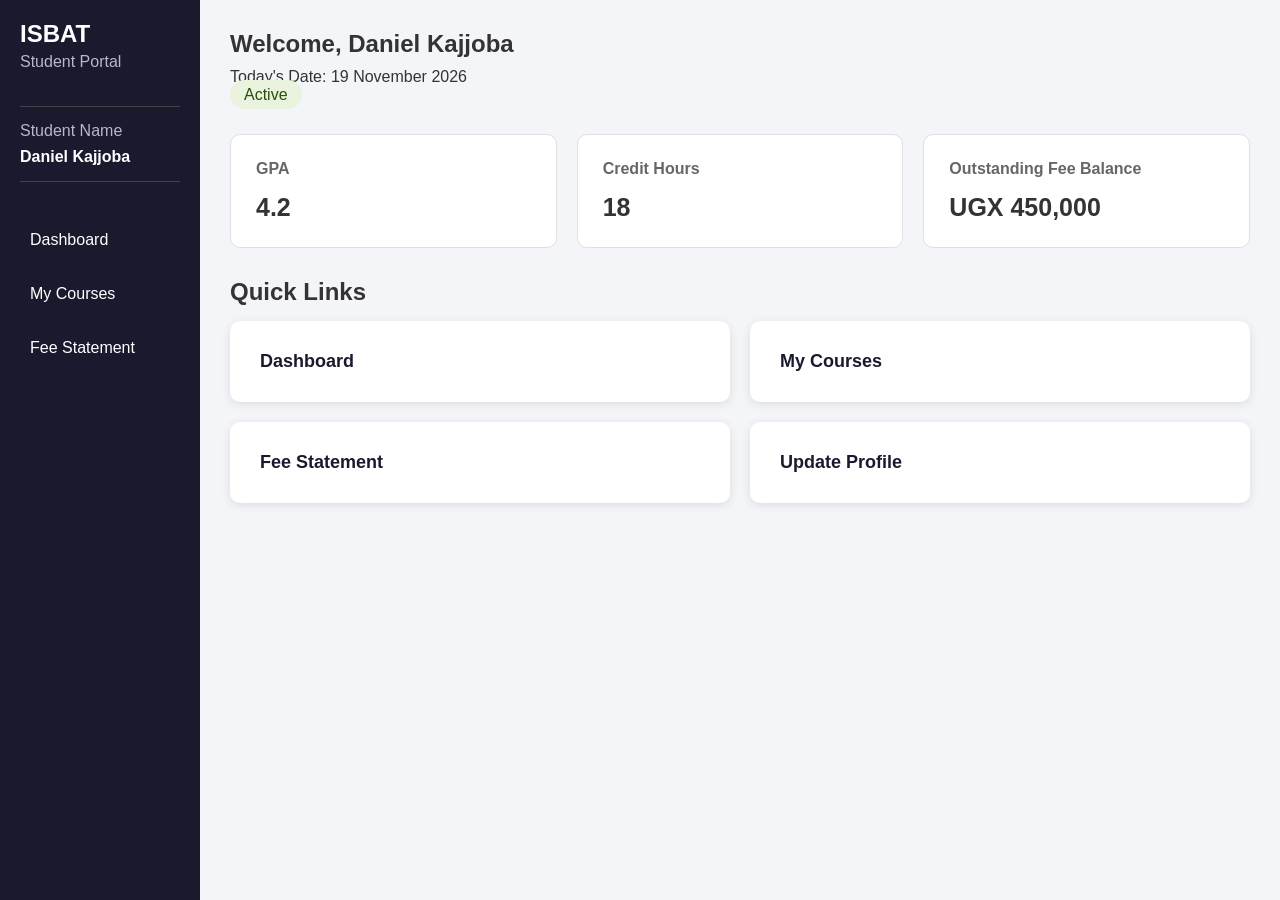
<file: index.html>
<!DOCTYPE html>
<html lang="en">
<head>
    <meta charset="UTF-8">
    <meta name="viewport" content="width=device-width, initial-scale=1.0">
    <title>Student Dashboard - ISBAT University</title>
    <link rel="stylesheet" href="portal.css">

    <style>
        .quick-links {
            display: grid;
            grid-template-columns: repeat(2, 1fr);
            gap: 20px;
        }

        .quick-links a {
            background-color: #ffffff;
            padding: 30px;
            text-decoration: none;
            color: #1A1A2E;
            border-radius: 10px;
            font-size: 18px;
            font-weight: bold;
            box-shadow: 0 2px 8px #ddd;
        }

        .quick-links a:hover {
            background-color: #f0f0f8;
        }
    </style>
</head>
<body>

    <aside class="sidebar">
        <h2>ISBAT</h2>
        <p>Student Portal</p>

        <div class="student-info">
            <p>Student Name</p>
            <h3>Daniel Kajjoba</h3>
        </div>

        <nav>
            <a href="index.html">Dashboard</a>
            <a href="courses.html">My Courses</a>
            <a href="fee-statement.html">Fee Statement</a>
        </nav>
    </aside>

    <main class="main-content">
        <section class="welcome">
            <h1>Welcome, Daniel Kajjoba</h1>
            <p>Today's Date: 19 November 2026</p>

            <span style="background-color: #EAF3DE; color: #27500A; padding: 6px 14px; border-radius: 20px;">
                Active
            </span>
        </section>

        <section class="metrics">
            <div class="metric-card">
                <h3>GPA</h3>
                <p>4.2</p>
            </div>

            <div class="metric-card">
                <h3>Credit Hours</h3>
                <p>18</p>
            </div>

            <div class="metric-card">
                <h3>Outstanding Fee Balance</h3>
                <p>UGX 450,000</p>
            </div>
        </section>

        <section>
            <h2>Quick Links</h2>

            <div class="quick-links">
                <a href="index.html">Dashboard</a>
                <a href="courses.html">My Courses</a>
                <a href="fee-statement.html">Fee Statement</a>
                <a href="#">Update Profile</a>
            </div>
        </section>
    </main>

</body>
</html>
</file>
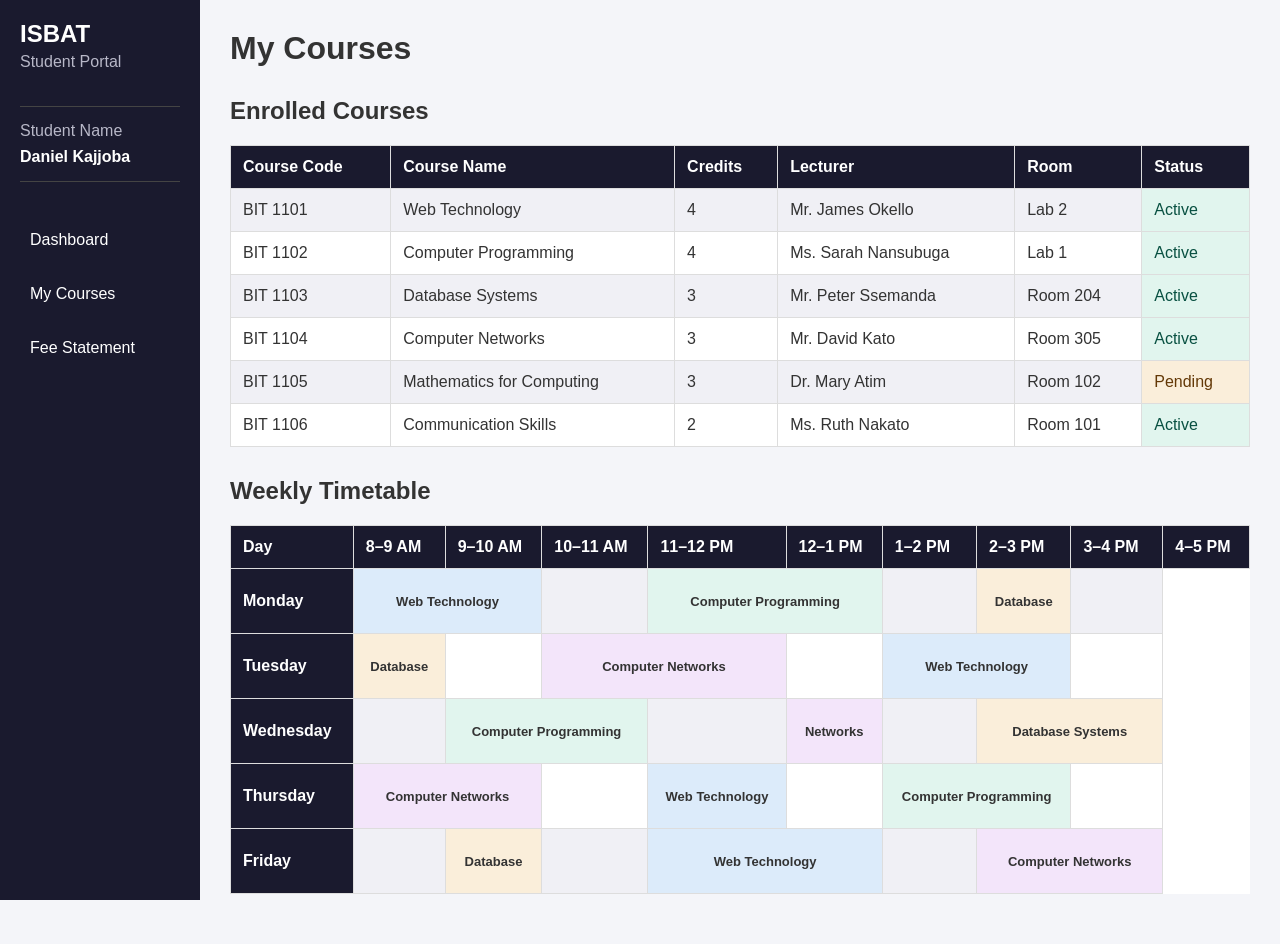
<file: courses.html>
<!DOCTYPE html>
<html lang="en">
<head>
    <meta charset="UTF-8">
    <meta name="viewport" content="width=device-width, initial-scale=1.0">
    <title>My Courses - ISBAT University</title>
    <link rel="stylesheet" href="portal.css">

    <style>
        .webtech {
            background-color: #DCEBFA;
        }

        .cprog {
            background-color: #E1F5EE;
        }

        .database {
            background-color: #FAEEDA;
        }

        .networking {
            background-color: #F3E5FA;
        }

        .timetable td {
            text-align: center;
            min-width: 85px;
        }
    </style>
</head>
<body>

    <aside class="sidebar">
        <h2>ISBAT</h2>
        <p>Student Portal</p>

        <div class="student-info">
            <p>Student Name</p>
            <h3>Daniel Kajjoba</h3>
        </div>

        <nav>
            <a href="index.html">Dashboard</a>
            <a href="courses.html">My Courses</a>
            <a href="fee-statement.html">Fee Statement</a>
        </nav>
    </aside>

    <main class="main-content">
        <h1>My Courses</h1>
        <h2>Enrolled Courses</h2>

        <table>
            <tr>
                <th>Course Code</th>
                <th>Course Name</th>
                <th>Credits</th>
                <th>Lecturer</th>
                <th>Room</th>
                <th>Status</th>
            </tr>

            <tr>
                <td>BIT 1101</td>
                <td>Web Technology</td>
                <td>4</td>
                <td>Mr. James Okello</td>
                <td>Lab 2</td>
                <td style="background-color: #E1F5EE; color: #085041;">Active</td>
            </tr>

            <tr>
                <td>BIT 1102</td>
                <td>Computer Programming</td>
                <td>4</td>
                <td>Ms. Sarah Nansubuga</td>
                <td>Lab 1</td>
                <td style="background-color: #E1F5EE; color: #085041;">Active</td>
            </tr>

            <tr>
                <td>BIT 1103</td>
                <td>Database Systems</td>
                <td>3</td>
                <td>Mr. Peter Ssemanda</td>
                <td>Room 204</td>
                <td style="background-color: #E1F5EE; color: #085041;">Active</td>
            </tr>

            <tr>
                <td>BIT 1104</td>
                <td>Computer Networks</td>
                <td>3</td>
                <td>Mr. David Kato</td>
                <td>Room 305</td>
                <td style="background-color: #E1F5EE; color: #085041;">Active</td>
            </tr>

            <tr>
                <td>BIT 1105</td>
                <td>Mathematics for Computing</td>
                <td>3</td>
                <td>Dr. Mary Atim</td>
                <td>Room 102</td>
                <td style="background-color: #FAEEDA; color: #633806;">Pending</td>
            </tr>

            <tr>
                <td>BIT 1106</td>
                <td>Communication Skills</td>
                <td>2</td>
                <td>Ms. Ruth Nakato</td>
                <td>Room 101</td>
                <td style="background-color: #E1F5EE; color: #085041;">Active</td>
            </tr>
        </table>

        <h2>Weekly Timetable</h2>

        <table class="timetable">
            <tr>
                <th>Day</th>
                <th>8–9 AM</th>
                <th>9–10 AM</th>
                <th>10–11 AM</th>
                <th>11–12 PM</th>
                <th>12–1 PM</th>
                <th>1–2 PM</th>
                <th>2–3 PM</th>
                <th>3–4 PM</th>
                <th>4–5 PM</th>
            </tr>

            <tr>
                <th>Monday</th>
                <td colspan="2" class="webtech">Web Technology</td>
                <td></td>
                <td colspan="2" class="cprog">Computer Programming</td>
                <td></td>
                <td class="database">Database</td>
                <td></td>
            </tr>

            <tr>
                <th>Tuesday</th>
                <td class="database">Database</td>
                <td></td>
                <td colspan="2" class="networking">Computer Networks</td>
                <td></td>
                <td colspan="2" class="webtech">Web Technology</td>
                <td></td>
            </tr>

            <tr>
                <th>Wednesday</th>
                <td></td>
                <td colspan="2" class="cprog">Computer Programming</td>
                <td></td>
                <td class="networking">Networks</td>
                <td></td>
                <td colspan="2" class="database">Database Systems</td>
            </tr>

            <tr>
                <th>Thursday</th>
                <td colspan="2" class="networking">Computer Networks</td>
                <td></td>
                <td class="webtech">Web Technology</td>
                <td></td>
                <td colspan="2" class="cprog">Computer Programming</td>
                <td></td>
            </tr>

            <tr>
                <th>Friday</th>
                <td></td>
                <td class="database">Database</td>
                <td></td>
                <td colspan="2" class="webtech">Web Technology</td>
                <td></td>
                <td colspan="2" class="networking">Computer Networks</td>
            </tr>
        </table>

    </main>

</body>
</html>
</file>
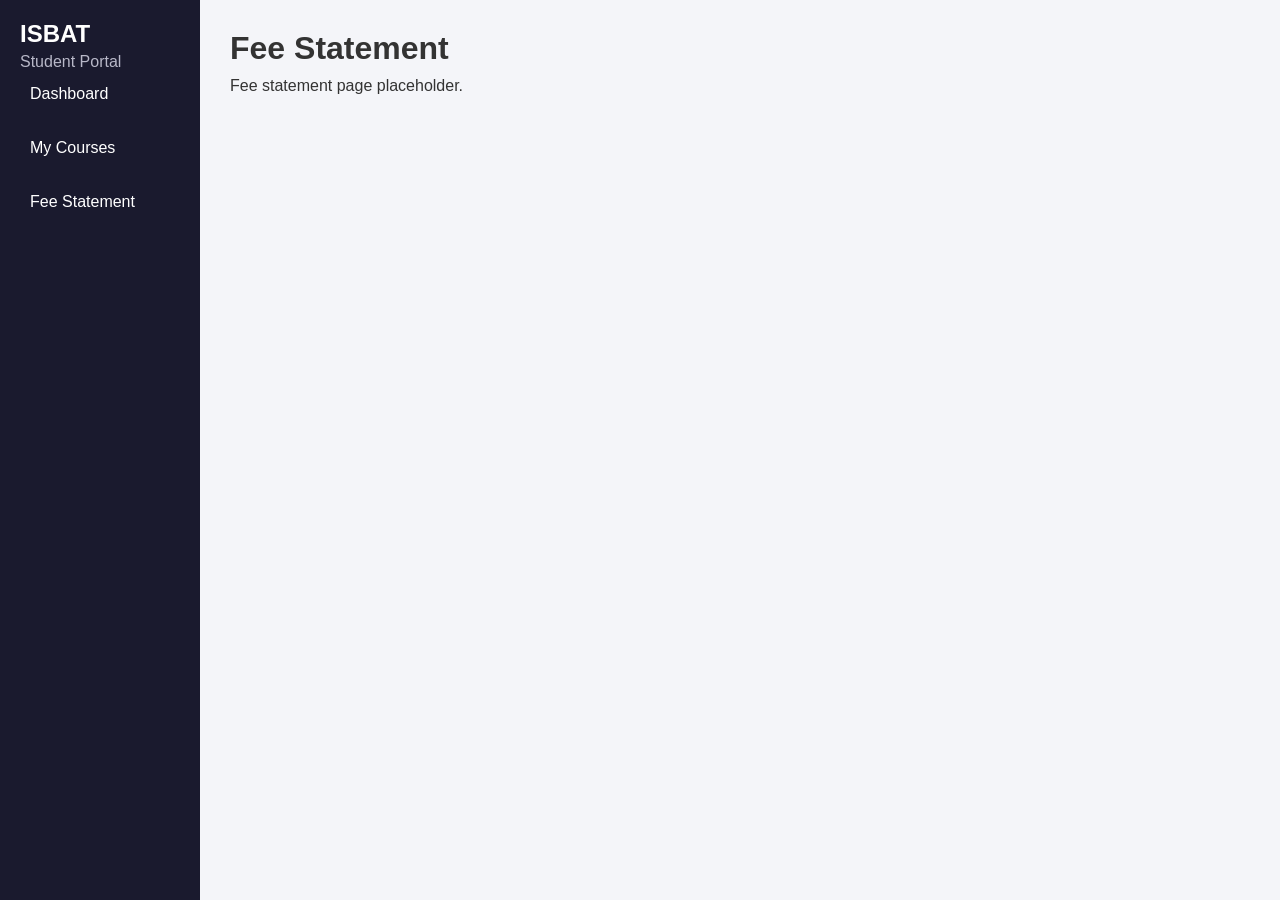
<file: fee-statement.html>
<!DOCTYPE html>
<html lang="en">
<head>
    <meta charset="UTF-8">
    <title>Fee Statement</title>
    <link rel="stylesheet" href="portal.css">
</head>
<body>

    <aside class="sidebar">
        <h2>ISBAT</h2>
        <p>Student Portal</p>

        <nav>
            <a href="index.html">Dashboard</a>
            <a href="courses.html">My Courses</a>
            <a href="fee-statement.html">Fee Statement</a>
        </nav>
    </aside>

    <main class="main-content">
        <h1>Fee Statement</h1>
        <p>Fee statement page placeholder.</p>
    </main>

</body>
</html>
</file>
<file: portal.css>
* {
    margin: 0;
    padding: 0;
    box-sizing: border-box;
}

body {
    font-family: Arial, sans-serif;
    background-color: #F4F5F9;
    color: #333;
}

/* Sidebar */

.sidebar {
    position: fixed;
    width: 200px;
    height: 100vh;
    background-color: #1A1A2E;
    color: white;
    padding: 20px;
}

.sidebar h2 {
    margin-bottom: 5px;
}

.sidebar p {
    color: #B8B8C8;
}

.student-info {
    margin: 35px 0;
    padding: 15px 0;
    border-top: 1px solid #444;
    border-bottom: 1px solid #444;
}

.student-info h3 {
    margin-top: 8px;
    font-size: 16px;
}

.sidebar nav a {
    display: block;
    color: white;
    text-decoration: none;
    padding: 14px 10px;
    margin-bottom: 8px;
    border-radius: 5px;
}

.sidebar nav a:hover {
    background-color: #33334D;
}

/* Main Content */

.main-content {
    margin-left: 200px;
    padding: 30px;
}

.main-content h1 {
    margin-bottom: 10px;
}

.main-content h2 {
    margin: 30px 0 15px;
}

/* Metrics Cards */

.metrics {
    display: flex;
    gap: 20px;
    margin: 30px 0;
}

.metric-card {
    background-color: white;
    flex: 1;
    padding: 25px;
    border: 1px solid #E0E0E0;
    border-radius: 10px;
}

.metric-card h3 {
    font-size: 16px;
    color: #666;
}

.metric-card p {
    font-size: 25px;
    font-weight: bold;
    margin-top: 15px;
}

/* Tables */

table {
    width: 100%;
    border-collapse: collapse;
    background-color: white;
    margin: 20px 0;
}

th, td {
    border: 1px solid #DDD;
    padding: 12px;
    text-align: left;
}

th {
    background-color: #1A1A2E;
    color: white;
}

tr:nth-child(even) {
    background-color: #F0F0F5;
}

/* Timetable */

.timetable td {
    height: 65px;
    font-size: 13px;
    font-weight: bold;
}

/* Responsive */

@media (max-width: 800px) {
    .sidebar {
        width: 160px;
    }

    .main-content {
        margin-left: 160px;
        padding: 15px;
    }

    .metrics {
        flex-direction: column;
    }

    .quick-links {
        grid-template-columns: 1fr;
    }

    table {
        font-size: 12px;
    }
}
</file>
